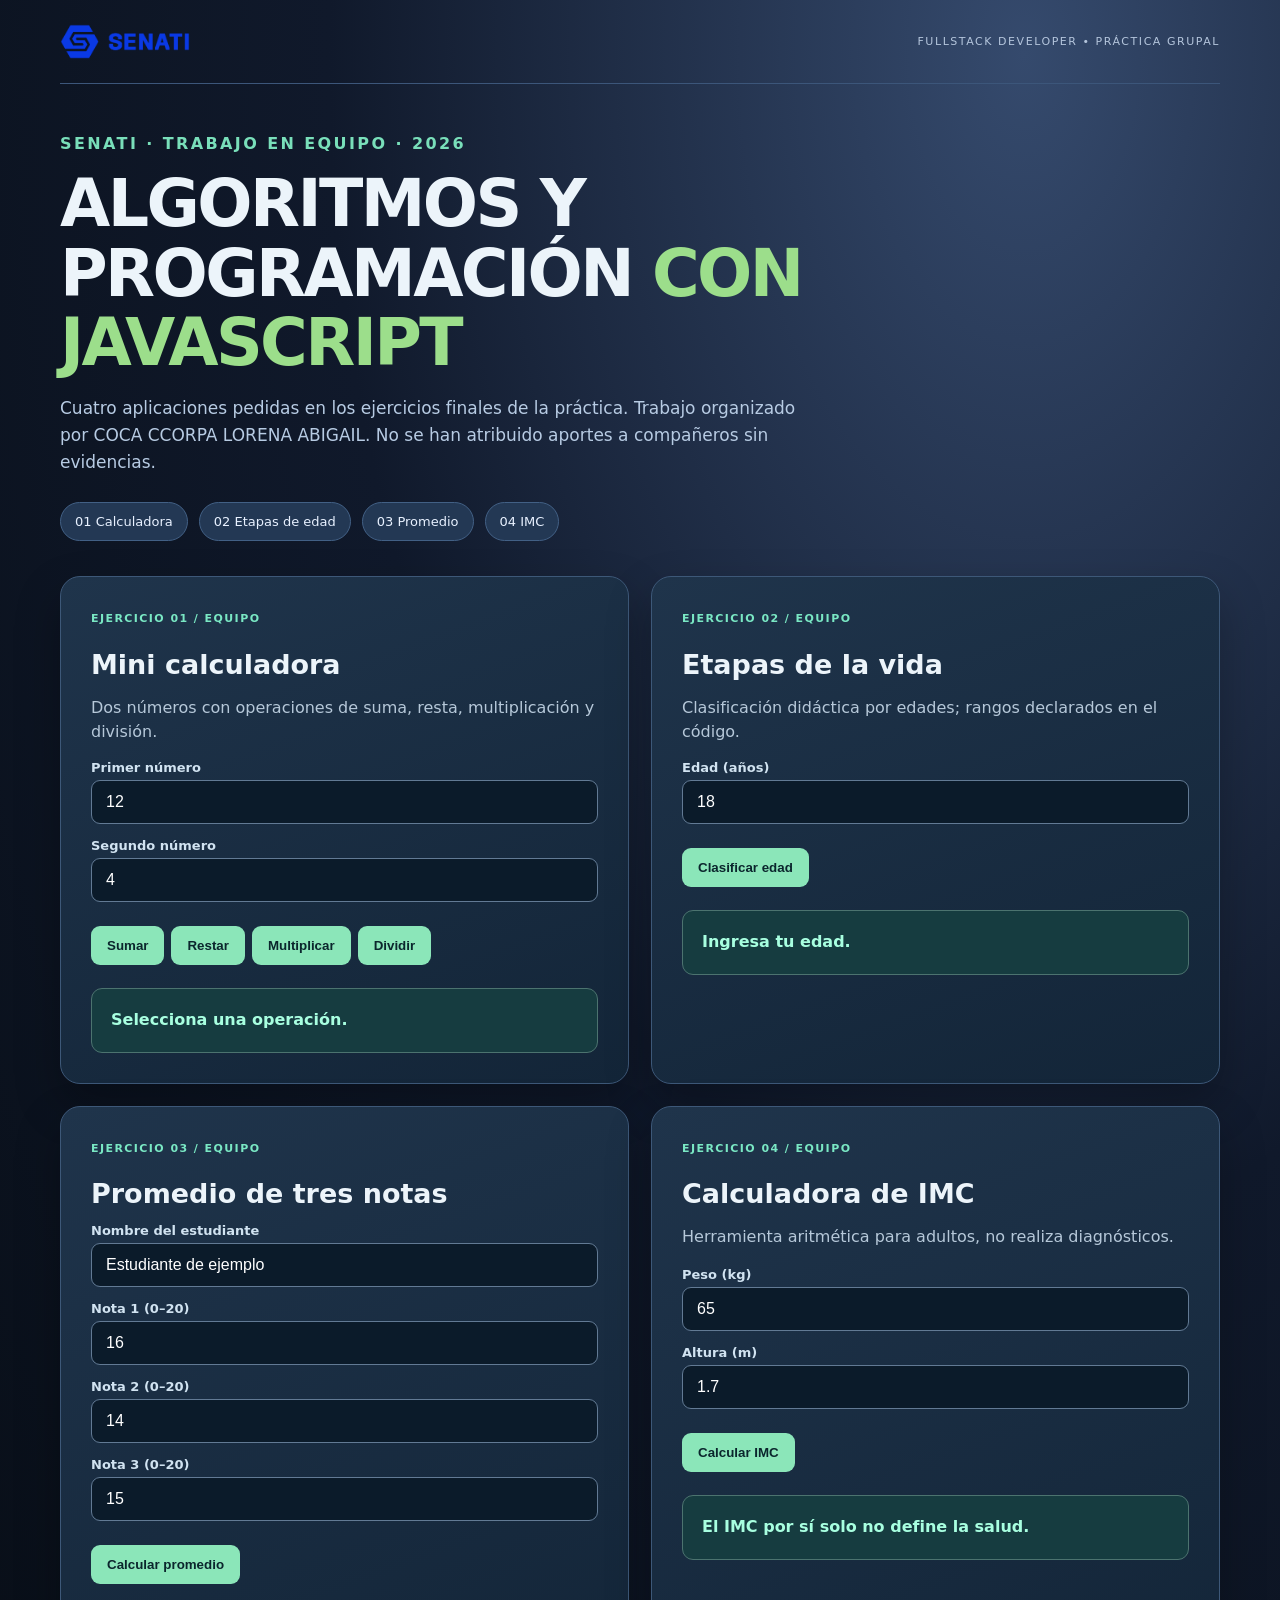
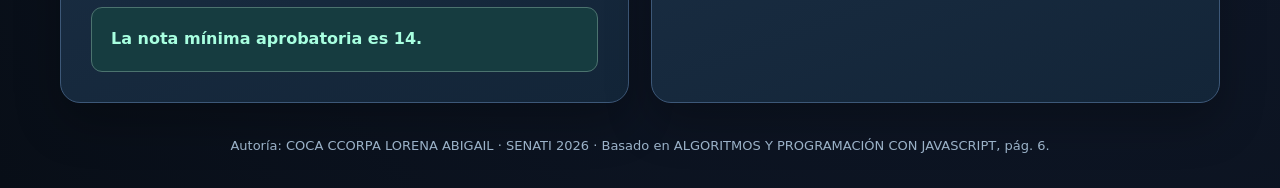
<file: Grupal/02_JAVASCRIPT_TRABAJO_EN_EQUIPO/ALGORITMOS Y PROGRAMACIÓN CON JAVASCRIPT/index.html>
<!DOCTYPE html><html lang="es"><head><meta charset="UTF-8"><meta name="viewport" content="width=device-width,initial-scale=1.0"><title>ALGORITMOS Y PROGRAMACIÓN CON JAVASCRIPT | Trabajo en Equipo</title><link rel="stylesheet" href="style.css"></head><body><div class="wrap"><header><img src="logo_senati.png" alt="Logo SENATI"><span>FULLSTACK DEVELOPER • PRÁCTICA GRUPAL</span></header><p class="kicker">SENATI · TRABAJO EN EQUIPO · 2026</p><h1>ALGORITMOS Y PROGRAMACIÓN <em>CON JAVASCRIPT</em></h1><p class="intro">Cuatro aplicaciones pedidas en los ejercicios finales de la práctica. Trabajo organizado por COCA CCORPA LORENA ABIGAIL. No se han atribuido aportes a compañeros sin evidencias.</p><nav><a href="#calculadora">01 Calculadora</a><a href="#edades">02 Etapas de edad</a><a href="#notas">03 Promedio</a><a href="#imc">04 IMC</a></nav><section class="grid"><article id="calculadora"><span class="num">EJERCICIO 01 / EQUIPO</span><h2>Mini calculadora</h2><p>Dos números con operaciones de suma, resta, multiplicación y división.</p><label>Primer número<input id="numA" type="number" step="any" value="12"></label><label>Segundo número<input id="numB" type="number" step="any" value="4"></label><div class="buttons"><button data-op="sumar">Sumar</button><button data-op="restar">Restar</button><button data-op="multiplicar">Multiplicar</button><button data-op="dividir">Dividir</button></div><output id="calcOut" aria-live="polite">Selecciona una operación.</output></article><article id="edades"><span class="num">EJERCICIO 02 / EQUIPO</span><h2>Etapas de la vida</h2><p>Clasificación didáctica por edades; rangos declarados en el código.</p><label>Edad (años)<input id="edad" type="number" min="0" max="125" value="18"></label><button id="clasificarEdad">Clasificar edad</button><output id="edadOut" aria-live="polite">Ingresa tu edad.</output></article><article id="notas"><span class="num">EJERCICIO 03 / EQUIPO</span><h2>Promedio de tres notas</h2><label>Nombre del estudiante<input id="nombre" type="text" value="Estudiante de ejemplo" maxlength="70"></label><label>Nota 1 (0–20)<input id="nota1" type="number" min="0" max="20" value="16" step="any"></label><label>Nota 2 (0–20)<input id="nota2" type="number" min="0" max="20" value="14" step="any"></label><label>Nota 3 (0–20)<input id="nota3" type="number" min="0" max="20" value="15" step="any"></label><button id="promediar">Calcular promedio</button><output id="notaOut" aria-live="polite">La nota mínima aprobatoria es 14.</output></article><article id="imc"><span class="num">EJERCICIO 04 / EQUIPO</span><h2>Calculadora de IMC</h2><p>Herramienta aritmética para adultos, no realiza diagnósticos.</p><label>Peso (kg)<input id="peso" type="number" min="1" max="500" step="any" value="65"></label><label>Altura (m)<input id="altura" type="number" min="0.4" max="2.5" step="any" value="1.7"></label><button id="imcBtn">Calcular IMC</button><output id="imcOut" aria-live="polite">El IMC por sí solo no define la salud.</output></article></section><footer>Autoría: COCA CCORPA LORENA ABIGAIL · SENATI 2026 · Basado en ALGORITMOS Y PROGRAMACIÓN CON JAVASCRIPT, pág. 6.</footer></div><script src="script.js"></script></body></html>
</file>
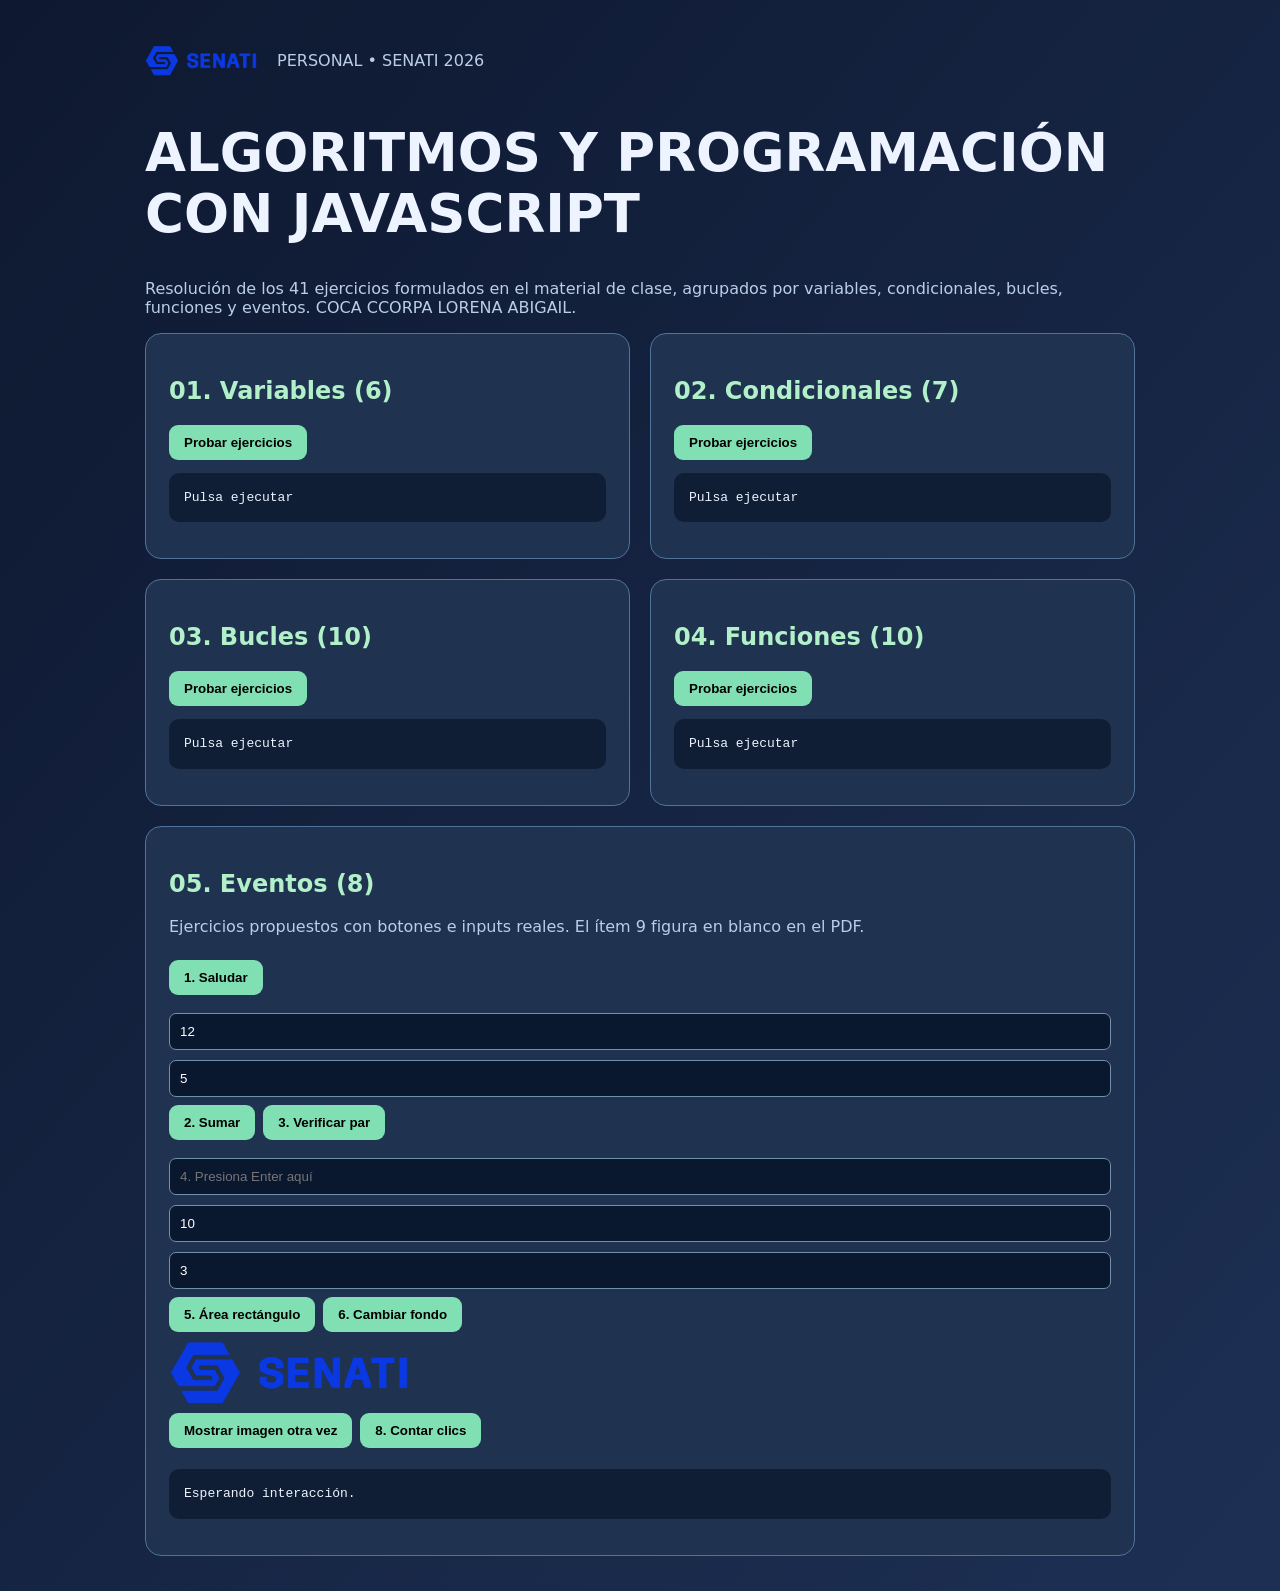
<file: Personal/05_JAVASCRIPT_EJERCICIOS/ALGORITMOS Y PROGRAMACIÓN CON JAVASCRIPT/index.html>
<!DOCTYPE html><html lang="es"><head><meta charset="utf-8"><meta name="viewport" content="width=device-width,initial-scale=1"><title>ALGORITMOS Y PROGRAMACIÓN CON JAVASCRIPT — Personal</title><style>*{box-sizing:border-box}body{background:linear-gradient(130deg,#0e1830,#1d3054);color:#edf3ff;font-family:system-ui;margin:0}.wrapper{max-width:990px;width:94%;margin:auto;padding:35px 0}header{display:flex;align-items:center;gap:20px}header img{max-width:112px;max-height:55px;object-fit:contain}h1{font-size:clamp(30px,5vw,53px)}p{color:#bbcee7}main{display:grid;grid-template-columns:repeat(2,1fr);gap:20px}section{background:#1f324f;border:1px solid #517299;border-radius:16px;padding:23px}h2{color:#b1f0c8}button{background:#81dfb4;border:0;padding:10px 15px;border-radius:9px;font-weight:700;cursor:pointer}pre{white-space:pre-wrap;overflow-wrap:anywhere;line-height:1.5;background:#101e35;padding:15px;border-radius:10px;max-height:290px;overflow:auto}.events button{margin:8px 8px 8px 0}input{background:#09172f;border:1px solid #7290ab;padding:10px;border-radius:7px;color:white;width:100%;margin-top:10px}@media(max-width:720px){main{grid-template-columns:1fr}}</style></head><body><div class="wrapper"><header><img src="logo_senati.png" alt="SENATI"><p>PERSONAL • SENATI 2026</p></header><h1>ALGORITMOS Y PROGRAMACIÓN CON JAVASCRIPT</h1><p>Resolución de los 41 ejercicios formulados en el material de clase, agrupados por variables, condicionales, bucles, funciones y eventos. COCA CCORPA LORENA ABIGAIL.</p><main><section><h2>01. Variables (6)</h2><button data-run="1">Probar ejercicios</button><pre id="salida1">Pulsa ejecutar</pre></section><section><h2>02. Condicionales (7)</h2><button data-run="2">Probar ejercicios</button><pre id="salida2">Pulsa ejecutar</pre></section><section><h2>03. Bucles (10)</h2><button data-run="3">Probar ejercicios</button><pre id="salida3">Pulsa ejecutar</pre></section><section><h2>04. Funciones (10)</h2><button data-run="4">Probar ejercicios</button><pre id="salida4">Pulsa ejecutar</pre></section><section class="events" style="grid-column:1/-1"><h2>05. Eventos (8)</h2><p>Ejercicios propuestos con botones e inputs reales. El ítem 9 figura en blanco en el PDF.</p><button id="hola">1. Saludar</button><input id="ent1" type="number" placeholder="Primer número" value="12"><input id="ent2" type="number" placeholder="Segundo número" value="5"><button id="sumar">2. Sumar</button><button id="par">3. Verificar par</button><input id="texto" placeholder="4. Presiona Enter aquí"><input id="ancho" type="number" placeholder="Ancho de rectángulo" value="10"><input id="alto" type="number" placeholder="Alto de rectángulo" value="3"><button id="area">5. Área rectángulo</button><button id="color">6. Cambiar fondo</button><img id="imagen" src="logo_senati.png" alt="Imagen clic para ocultar" style="display:block;max-height:65px;cursor:pointer" title="7. Haz clic para ocultarla"><button id="reaparecer">Mostrar imagen otra vez</button><button id="clics">8. Contar clics</button><pre id="eventOutput">Esperando interacción.</pre></section></main></div><script src="ejercicios.js"></script><script src="eventos.js"></script></body></html>
</file>
<file: Grupal/02_JAVASCRIPT_TRABAJO_EN_EQUIPO/ALGORITMOS Y PROGRAMACIÓN CON JAVASCRIPT/style.css>
*{box-sizing:border-box}html{scroll-behavior:smooth}body{margin:0;background:radial-gradient(ellipse at 80% 3%,#354a6d,#10192b 48%,#080e17);color:#ecf4fa;font-family:system-ui,'Segoe UI',sans-serif}.wrap{max-width:1160px;width:94%;margin:auto}header{display:flex;align-items:center;justify-content:space-between;padding:24px 0;border-bottom:1px solid #3c567a}header img{max-width:130px;max-height:50px;object-fit:contain}header span{color:#b4c5dc;letter-spacing:.14em;font-size:11px}.kicker{color:#79dfba;font-weight:800;letter-spacing:.15em;margin-top:50px}h1{font-size:clamp(34px,5.3vw,65px);letter-spacing:-.04em;line-height:1.07;margin:10px 0;max-width:950px}h1 em{color:#9cde8b;font-style:normal}.intro{color:#b7cbe3;max-width:760px;font-size:17px;line-height:1.6}nav{display:flex;gap:11px;flex-wrap:wrap;margin:26px 0 35px}nav a{color:#e8f1ff;text-decoration:none;padding:11px 14px;background:#233854;border:1px solid #426085;border-radius:25px;font-size:13px}.grid{display:grid;grid-template-columns:1fr 1fr;gap:22px}article{background:linear-gradient(160deg,#1f344b,#132538);padding:30px;border:1px solid #3d5878;border-radius:20px;box-shadow:0 20px 45px #0004}.num{color:#7ae8c4;font-size:11px;font-weight:800;letter-spacing:.13em}h2{font-size:27px;margin-bottom:6px}article p{color:#b6c8d9;line-height:1.5;min-height:26px}label{display:block;color:#d1e3f1;font-size:13px;font-weight:650;margin:14px 0}input{display:block;width:100%;background:#0b1b2a;color:#fff;border:1px solid #627a94;padding:12px 14px;margin-top:5px;font-size:16px;border-radius:9px}button{border:0;background:#8be6b9;border-radius:9px;font-weight:800;padding:12px 16px;cursor:pointer;color:#0b262d;margin:10px 7px 6px 0}button:hover{background:#acfdd4}.buttons{display:flex;flex-wrap:wrap}output{display:block;min-height:65px;padding:19px;border-radius:11px;border:1px solid #4c736f;background:#163c40;color:#a8ffe0;font-size:16px;font-weight:700;margin-top:17px;line-height:1.5}footer{text-align:center;padding:35px;color:#9bb2c8;font-size:13px}@media(max-width:720px){.grid{grid-template-columns:1fr}article{padding:22px}}
</file>
